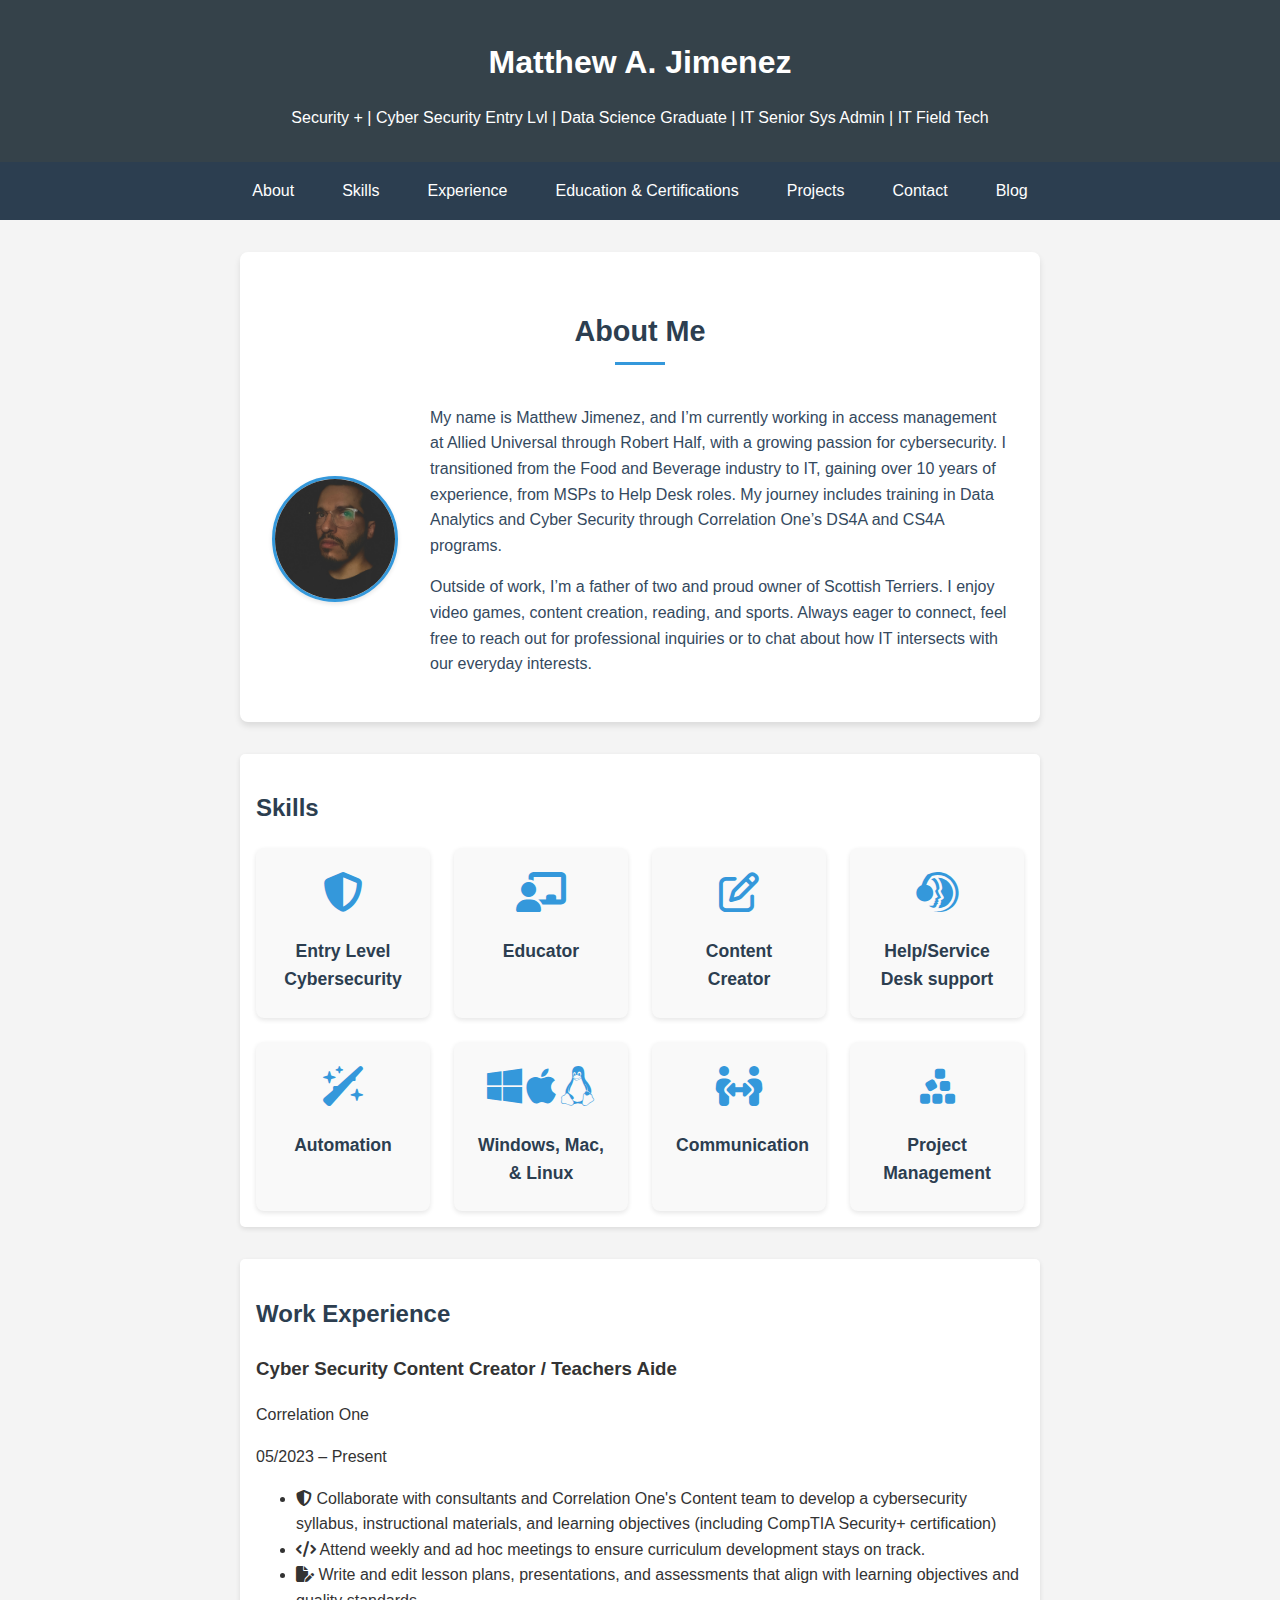
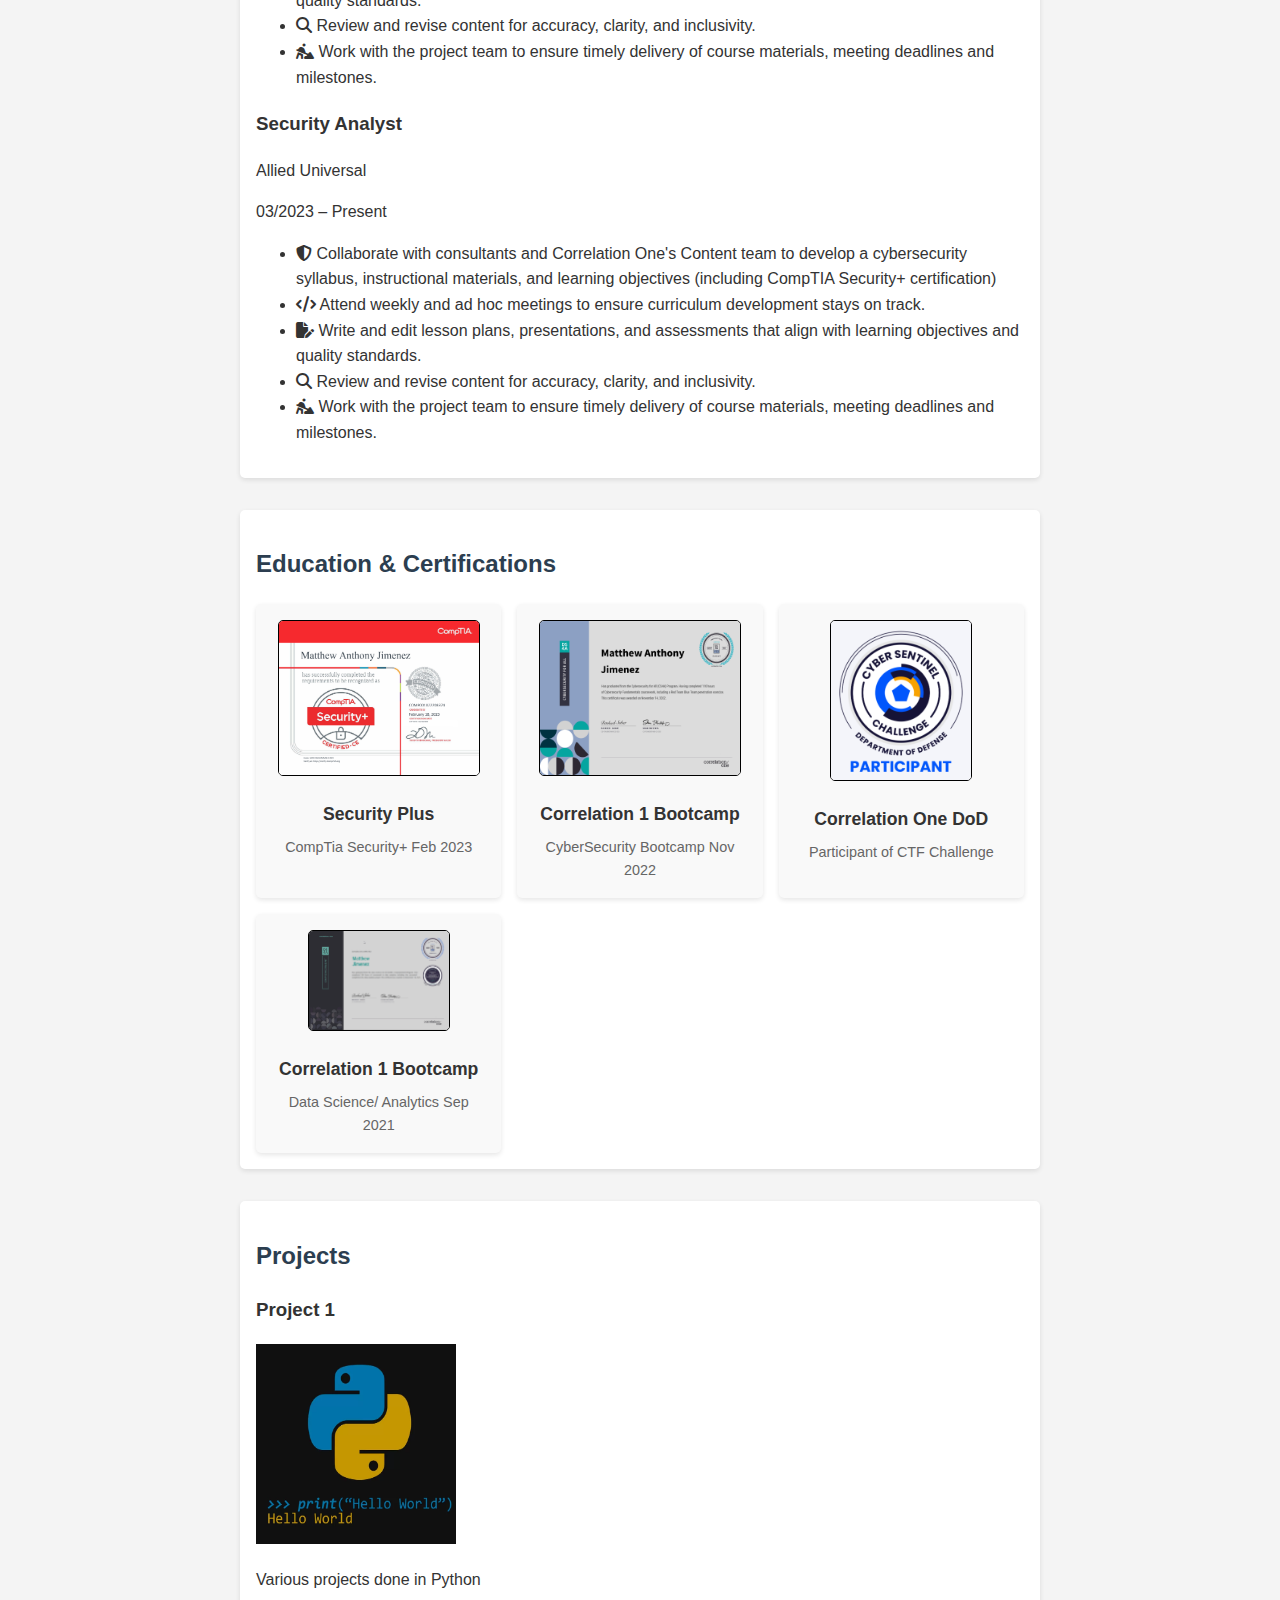
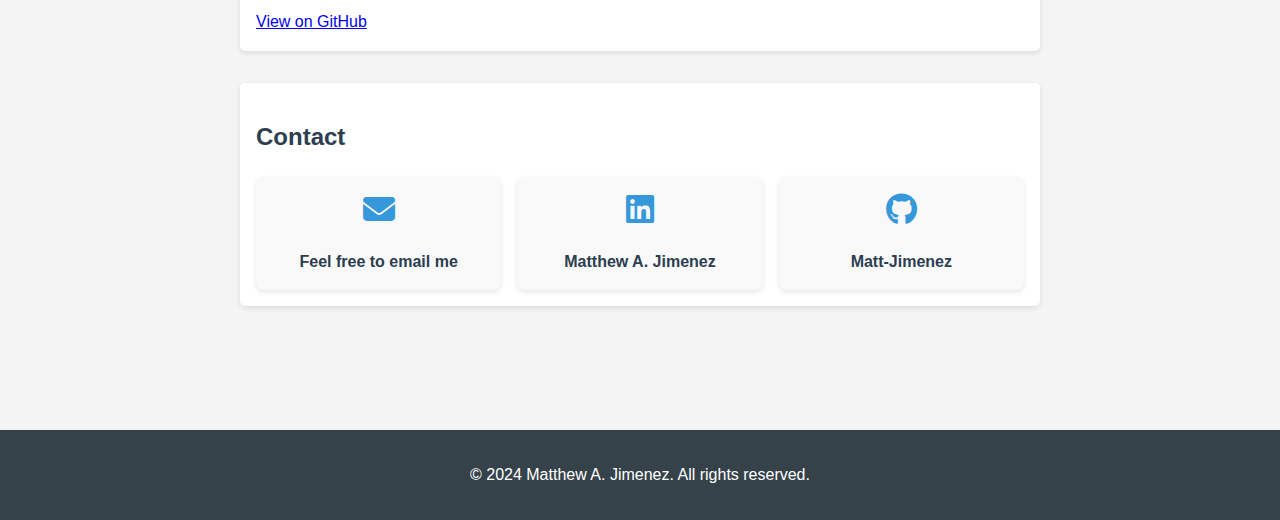
<file: index.html>
<!DOCTYPE html>
<html lang="en">
<head>
    <meta charset="UTF-8">
    <meta name="viewport" content="width=device-width, initial-scale=1.0">
    <title>Matthew Jimenez</title>
    <link rel="stylesheet" href="styles.css">
    <link rel="icon" href="Pictures/" type="image/x-icon">
    <link rel="stylesheet" href="https://cdnjs.cloudflare.com/ajax/libs/font-awesome/6.6.0/css/all.min.css">
</head>
<body>
    <header>
        <h1>Matthew A. Jimenez</h1>
        <p>Security + | Cyber Security Entry Lvl | Data Science Graduate | IT Senior Sys Admin | IT Field Tech</p>
    </header>

    <nav>
        <ul>
            <li><a href="#about">About</a></li>
            <li><a href="#skills">Skills</a></li>
            <li><a href="Experience">Experience</a></li>
            <li><a href="#education">Education & Certifications</a></li>
            <li><a href="#Projects">Projects</a></li>
            <li><a href="#contact">Contact</a></li>
            <li><a href="blog.html">Blog</a></li>
        </ul>
    </nav>

    <main>
        <section id="about">
            <h2>About Me</h2>
            <div class="about-content">
                <img src="Pictures\MJimenezHS.jpg" alt="N/A" class="profile-picture">
                <div class="about-text">
                    <p>My name is Matthew Jimenez, and I’m currently working in access management at Allied Universal through Robert Half, with a growing passion for cybersecurity. I transitioned from the Food and Beverage industry to IT, gaining over 10 years of experience, from MSPs to Help Desk roles. 
                        My journey includes training in Data Analytics and Cyber Security through Correlation One’s DS4A and CS4A programs.</p>

                    <p>Outside of work, I’m a father of two and proud owner of Scottish Terriers. I enjoy video games, content creation, reading, and sports. Always eager to connect, feel free to reach out for professional inquiries or to chat about how IT intersects with our everyday interests.</p>
                </div>
            </div>
        </section>

        <section id="Skills">
            <h2>Skills</h2>
            <div class="skills-grid">
                <div class="skill-item">
                    <i class="fas fa-shield-alt"></i>
                    <h3>Entry Level Cybersecurity</h3>
                </div>
                <div class="skill-item">
                    <i class="fas fa-chalkboard-teacher"></i>
                    <h3>Educator</h3>
                </div>
                <div class="skill-item">
                    <i class="fa-regular fa-pen-to-square"></i>
                    <h3>Content Creator</h3>
                </div>
                <div class="skill-item">
                    <i class="fa-brands fa-teamspeak"></i>
                    <h3>Help/Service Desk support</h3>
                </div>
                <div class="skill-item">
                    <i class="fa-solid fa-wand-sparkles"></i>
                    <h3>Automation</h3>
                </div>
                <div class="skill-item">
                    <i class="fa-brands fa-windows"></i>
                    <i class="fa-brands fa-apple"></i>
                    <i class="fa-brands fa-linux"></i>
                    <h3>Windows, Mac, & Linux</h3>
                </div>
                <div class="skill-item">
                    <i class="fa-solid fa-people-arrows"></i>
                    <h3>Communication</h3>
                </div>
                <div class="skill-item">
                    <i class="fa-solid fa-cubes-stacked"></i>
                    <h3>Project Management</h3>
                </div>
                <!-- Add more skills as needed -->
            </div>
        </section>

        <section id="experience">
            <h2>Work Experience</h2>
            <div class="experience-grid">
                <div class="experience-item">
                    <h3>Cyber Security Content Creator / Teachers Aide</h3>
                    <p class="company">Correlation One</p>
                    <p class="date">05/2023 – Present</p>
                        <ul>
                            <li><i class="fas fa-shield-alt"></i> Collaborate with consultants and Correlation One's Content team to develop a cybersecurity syllabus, instructional materials, and learning objectives (including CompTIA Security+ certification)</li>
                            <li><i class="fas fa-code"></i> Attend weekly and ad hoc meetings to ensure curriculum development stays on track.</li>
                            <li><i class="fa-solid fa-file-pen"></i> Write and edit lesson plans, presentations, and assessments that align with learning objectives and quality standards.</li>
                            <li><i class="fas fa-search"></i> Review and revise content for accuracy, clarity, and inclusivity.</li>
                            <li><i class="fa-solid fa-person-digging"></i> Work with the project team to ensure timely delivery of course materials, meeting deadlines and milestones.</li>
                        </ul>
                        <h3>Security Analyst</h3>
                        <p class="company">Allied Universal</p>
                        <p class="date">03/2023 – Present</p>
                            <ul>
                                <li><i class="fas fa-shield-alt"></i> Collaborate with consultants and Correlation One's Content team to develop a cybersecurity syllabus, instructional materials, and learning objectives (including CompTIA Security+ certification)</li>
                                <li><i class="fas fa-code"></i> Attend weekly and ad hoc meetings to ensure curriculum development stays on track.</li>
                                <li><i class="fa-solid fa-file-pen"></i> Write and edit lesson plans, presentations, and assessments that align with learning objectives and quality standards.</li>
                                <li><i class="fas fa-search"></i> Review and revise content for accuracy, clarity, and inclusivity.</li>
                                <li><i class="fa-solid fa-person-digging"></i> Work with the project team to ensure timely delivery of course materials, meeting deadlines and milestones.</li>
                            </ul>
                </div>
                
            </div>
        </section>

        <section id="Education">
            <h2>Education & Certifications</h2>
            <div class="education-grid">
                <div class="education-item">
                    <img src="Pictures/CompTIA_Security_Certificate.png" width="200" height="200" alt="Python Project">
                    <h3>Security Plus</h3>
                    <p>CompTia Security+ Feb 2023</p>
                </div>
                <div class="education-item">
                    <img src="Pictures/CS4A.png" width="200" height="200" alt="Python Project">
                    <h3>Correlation 1 Bootcamp</h3>
                    <p>CyberSecurity Bootcamp Nov 2022</p>
                </div>
                <div class="education-item">
                    <img src="Pictures/CyberSent_DoD.png" width="140" height="200" alt="Python Project">
                    <h3>Correlation One DoD</h3>
                    <p>Participant of CTF Challenge</p>
                </div>
                <div class="education-item">
                    <img src="Pictures/DS4A.png" width="140" height="200" alt="Python Project">
                    <h3>Correlation 1 Bootcamp</h3>
                    <p>Data Science/ Analytics Sep 2021</p>
                </div>
                
                <!-- Add more education items as needed -->
            </div>
        </section>

        <section id="Projects">
            <h2>Projects</h2>
            <div class="project-grid">
                <div class="project-card">
                  <h3>Project 1</h3>
                  <img src="Pictures/python-project.png" width="200" height="200" alt="Python Project">
                  <p>Various projects done in Python</p>
                  <a href="https://github.com/yourusername/project1" target="_blank">View on GitHub</a>
                </div>

            </section>

        
        <section id="contact">
            <h2>Contact</h2>
            <div class="contact-grid">
                <div class="contact-item">
                    <i class="fas fa-envelope"></i>
                    <p></p>
                    <a href="mailto:jimenez_m88@outlook.com?subject=Hello there!&body=I wanted to reach out because...">Feel free to email me</a>
                </div>
                <div class="contact-item">
                    <i class="fab fa-linkedin"></i>
                    <p></p>
                    <a href="https://www.linkedin.com/in/matthewanthonyjimenez" target="_blank">Matthew A. Jimenez</a>
                </div>
                <div class="contact-item">
                    <i class="fab fa-github"></i>
                    <p></p>
                    <a href="https://github.com/Matt-Jimenez" target="_blank">Matt-Jimenez</a>
                </div>
                
            </div>
        </section>
    </main>

    <footer>
        <p>&copy; 2024 Matthew A. Jimenez. All rights reserved.</p>
    </footer>
</body>
</html>
</file>
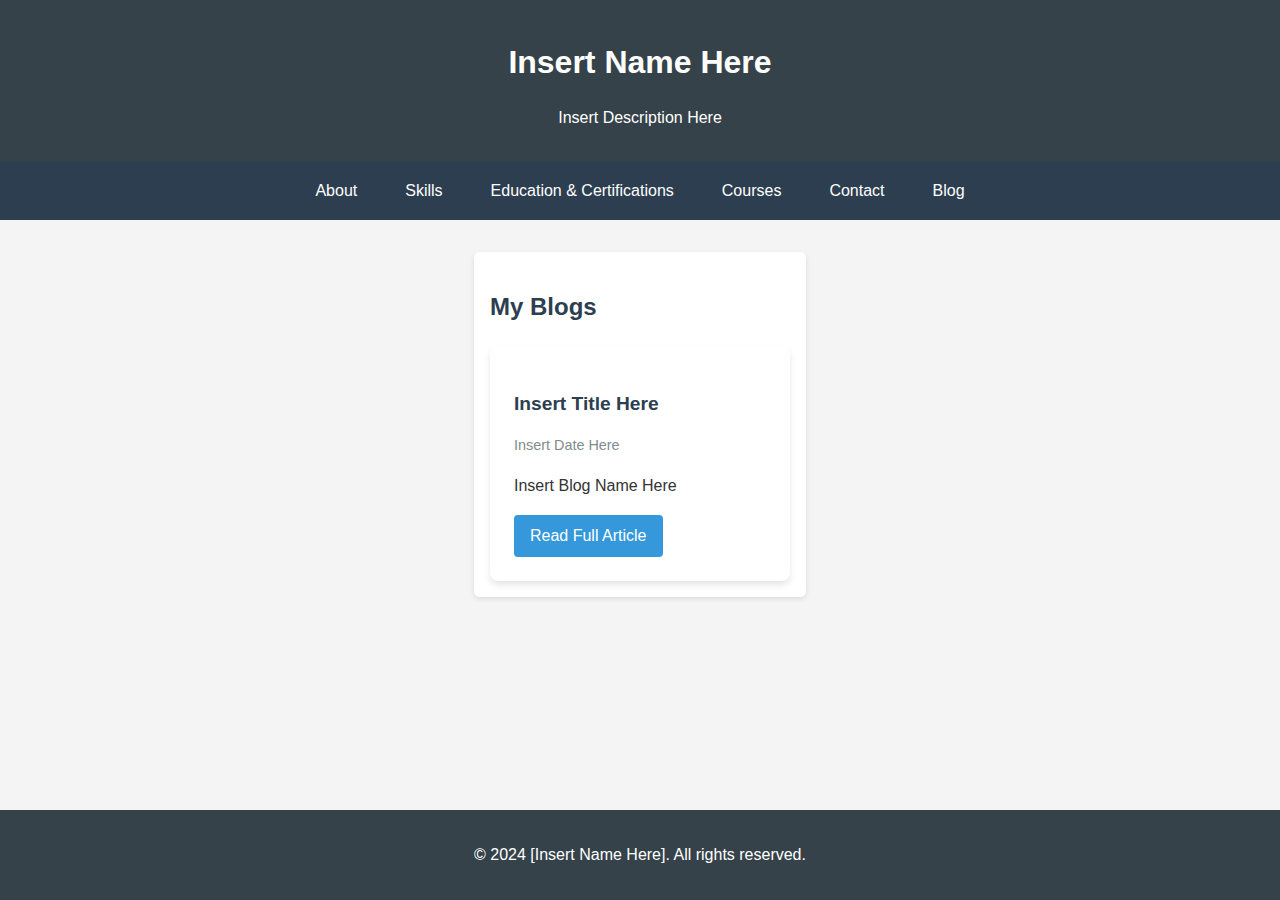
<file: blog.html>
<!DOCTYPE html>
<html lang="en">
<head>
    <meta charset="UTF-8">
    <meta name="viewport" content="width=device-width, initial-scale=1.0">
    <title>Insert Name Here - Blogs</title>
    <link rel="stylesheet" href="styles.css">
    <link rel="icon" href="Pictures/" type="image/x-icon">
</head>
<body>
    <header>
        <h1>Insert Name Here</h1>
        <p>Insert Description Here</p>
    </header>

    <nav>
        <ul>
            <li><a href="index.html#about">About</a></li>
            <li><a href="index.html#skills">Skills</a></li>
            <li><a href="index.html#education">Education & Certifications</a></li>
            <li><a href="index.html#courses">Courses</a></li>
            <li><a href="index.html#contact">Contact</a></li>
            <li><a href="blog.html">Blog</a></li>
        </ul>
    </nav>

    <main>
        <section id="blog">
            <h2>My Blogs</h2>
            <div class="blog-grid">
                <article class="blog-post">
                    <h3>Insert Title Here</h3>
                    <p class="post-meta">Insert Date Here</p>
                    <p>Insert Blog Name Here</p>
                    <a href="" class="read-more external-link" target="_blank">Read Full Article</a>
                </article>
                <!-- Add more articles as needed --> 
            </div>
        </section>
    </main>

    <footer>
        <p>&copy; 2024 [Insert Name Here]. All rights reserved.</p>
    </footer>
</body>
</html>
</file>
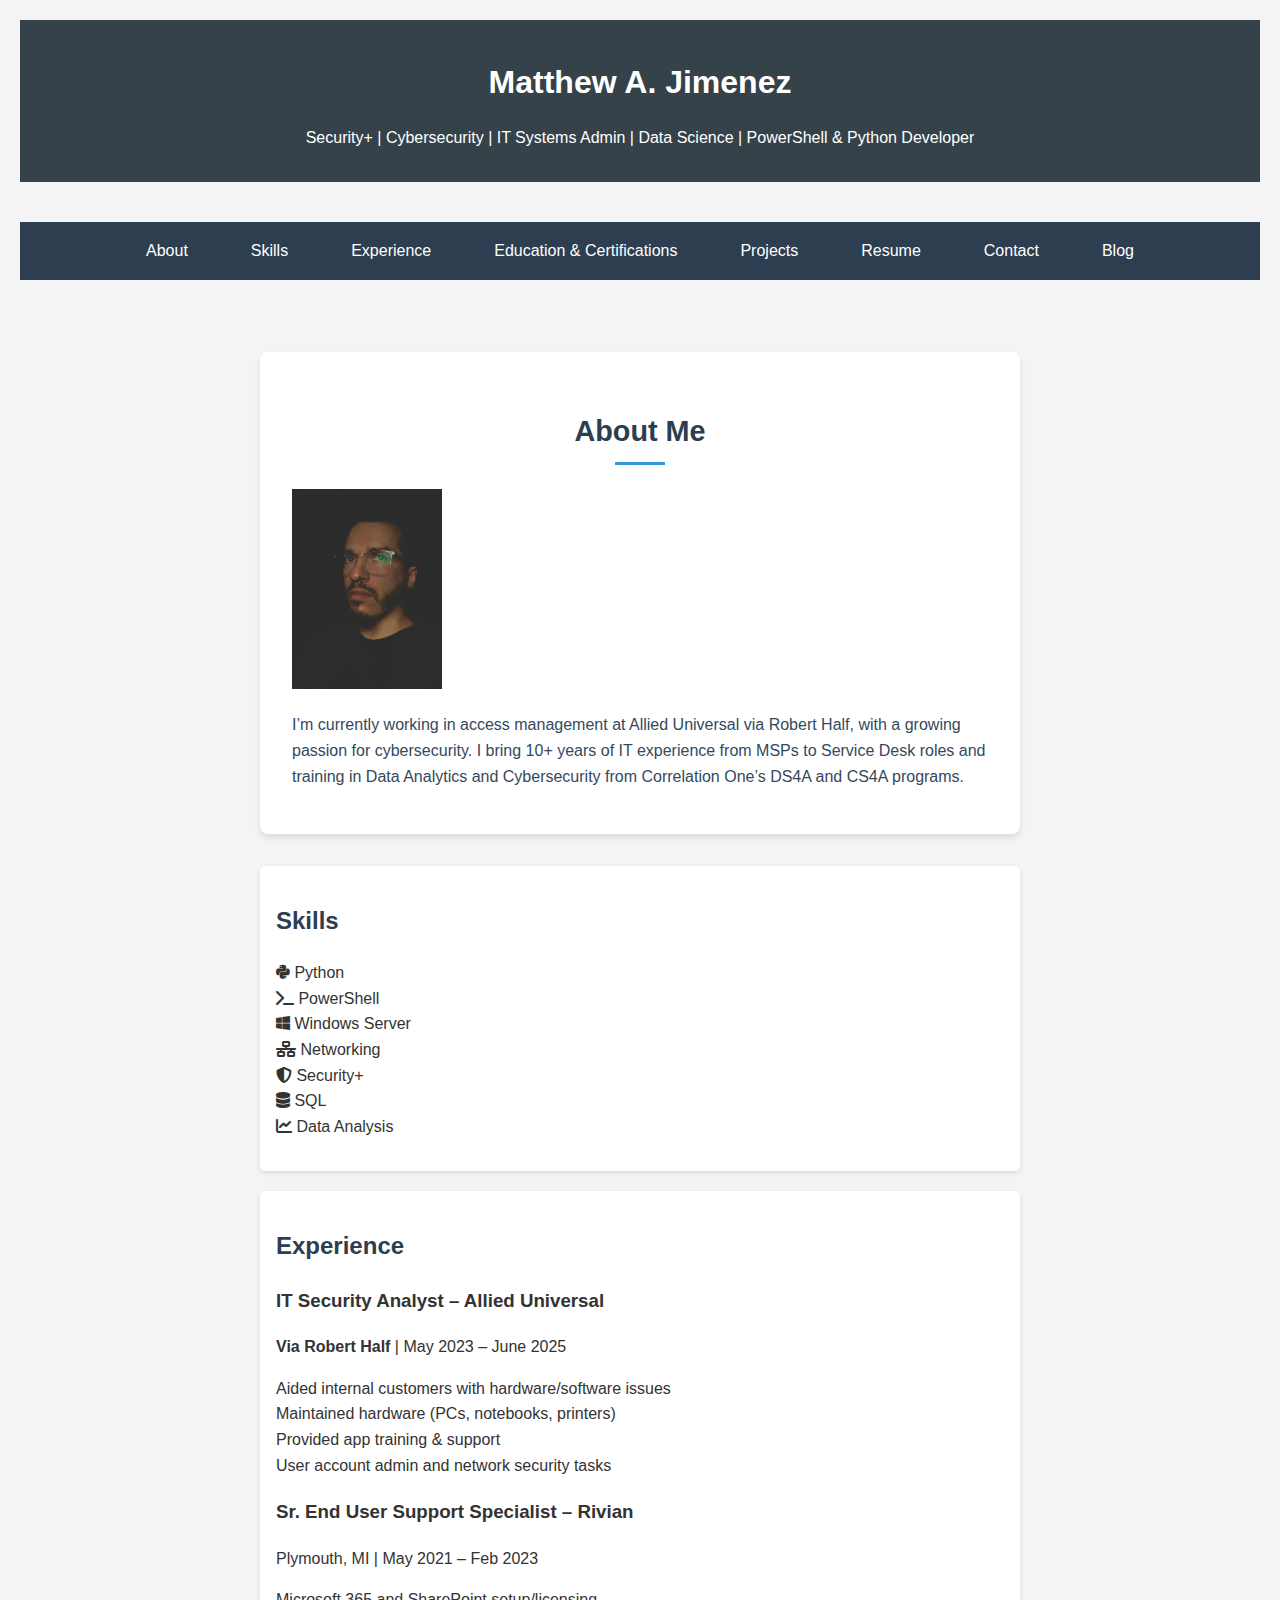
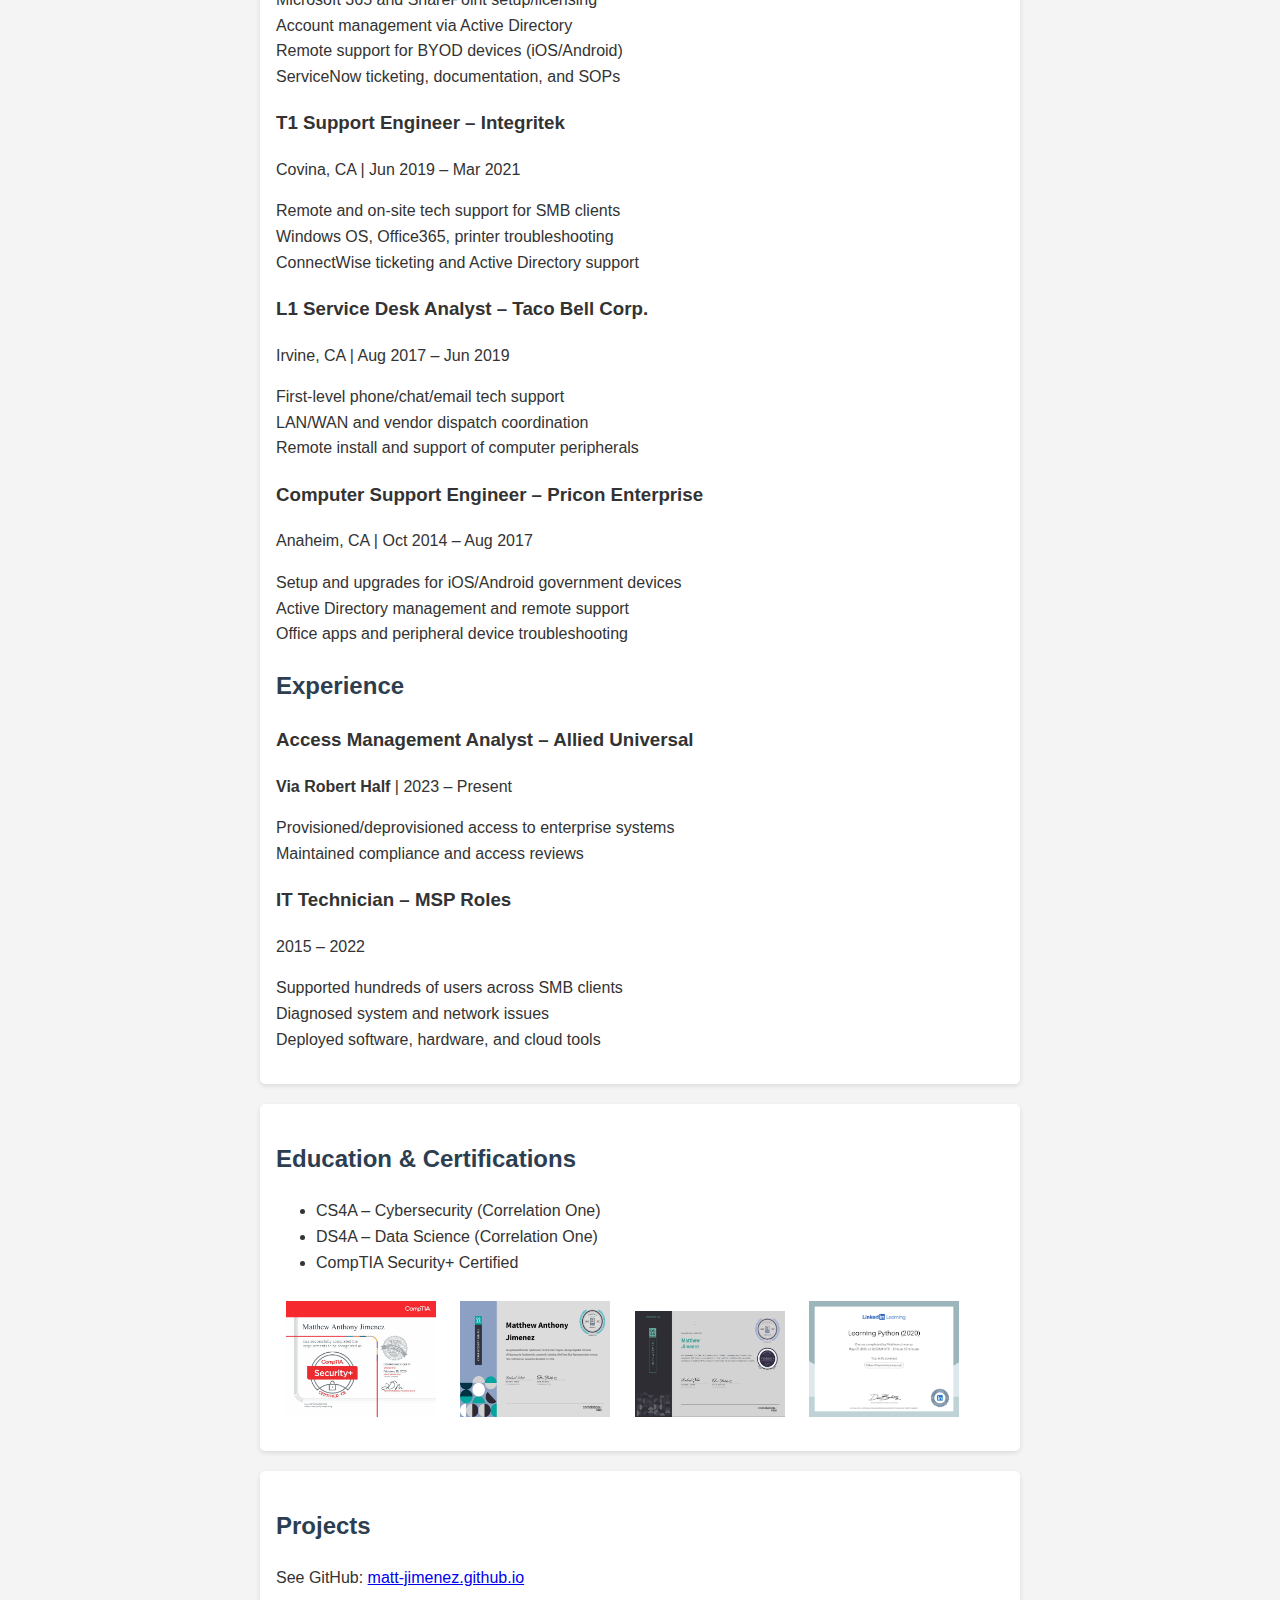
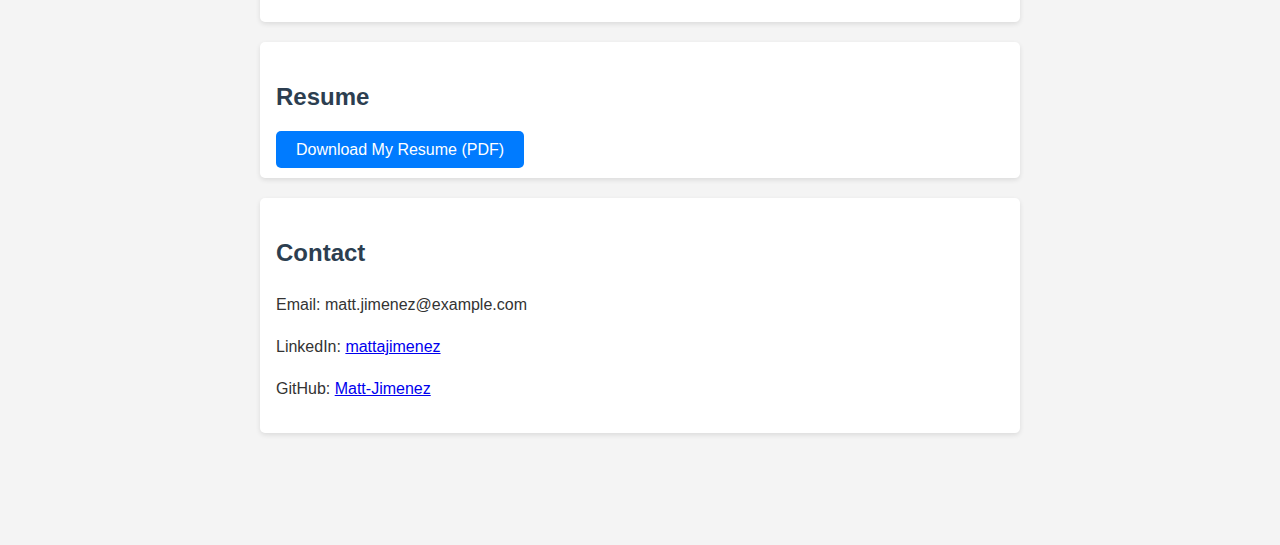
<file: index_resume_integrated.html>
<!DOCTYPE html>
<html lang="en">
<head>
    <meta charset="UTF-8">
    <meta name="viewport" content="width=device-width, initial-scale=1.0">
    <title>Matthew Jimenez | Resume</title>
    <meta name="description" content="Portfolio of Matthew A. Jimenez, showcasing skills in Cybersecurity, IT, and Data Science.">
    <link rel="stylesheet" href="styles.css">
    <link rel="icon" href="Pictures/CS4A.png" type="image/png">
    <link rel="stylesheet" href="https://cdnjs.cloudflare.com/ajax/libs/font-awesome/6.6.0/css/all.min.css">
    <style>
        body { font-family: Arial, sans-serif; scroll-behavior: smooth; }
        header, nav, section { margin: 20px; }
        nav ul { list-style: none; display: flex; gap: 15px; padding: 0; }
        nav ul li a { text-decoration: none; }
        .skills ul, .job ul { list-style: none; padding-left: 0; }
        .cert-gallery img { width: 150px; margin: 10px; }
        .resume-button { padding: 10px 20px; background: #007BFF; color: white; border-radius: 5px; text-decoration: none; }
    </style>
</head>
<body>
    <header>
        <h1>Matthew A. Jimenez</h1>
        <p>Security+ | Cybersecurity | IT Systems Admin | Data Science | PowerShell & Python Developer</p>
    </header>

    <nav>
        <ul>
            <li><a href="#about">About</a></li>
            <li><a href="#skills">Skills</a></li>
            <li><a href="#experience">Experience</a></li>
            <li><a href="#education">Education & Certifications</a></li>
            <li><a href="#projects">Projects</a></li>
            <li><a href="#resume">Resume</a></li>
            <li><a href="#contact">Contact</a></li>
            <li><a href="blog.html">Blog</a></li>
        </ul>
    </nav>

    <main>
        <section id="about">
            <h2>About Me</h2>
            <img src="Pictures/MJimenezHS.jpg" alt="Matthew Jimenez headshot" style="width: 150px;">
            <p>I’m currently working in access management at Allied Universal via Robert Half, with a growing passion for cybersecurity. I bring 10+ years of IT experience from MSPs to Service Desk roles and training in Data Analytics and Cybersecurity from Correlation One’s DS4A and CS4A programs.</p>
        </section>

        <section id="skills" class="skills">
            <h2>Skills</h2>
            <ul>
                <li><i class="fab fa-python"></i> Python</li>
                <li><i class="fas fa-terminal"></i> PowerShell</li>
                <li><i class="fab fa-windows"></i> Windows Server</li>
                <li><i class="fas fa-network-wired"></i> Networking</li>
                <li><i class="fas fa-shield-alt"></i> Security+</li>
                <li><i class="fas fa-database"></i> SQL</li>
                <li><i class="fas fa-chart-line"></i> Data Analysis</li>
            </ul>
        </section>

        <section id="experience">
    <h2>Experience</h2>
    <div class="job">
        <h3>IT Security Analyst – Allied Universal</h3>
        <p><strong>Via Robert Half</strong> | May 2023 – June 2025</p>
        <ul>
            <li>Aided internal customers with hardware/software issues</li>
            <li>Maintained hardware (PCs, notebooks, printers)</li>
            <li>Provided app training & support</li>
            <li>User account admin and network security tasks</li>
        </ul>
    </div>
    <div class="job">
        <h3>Sr. End User Support Specialist – Rivian</h3>
        <p>Plymouth, MI | May 2021 – Feb 2023</p>
        <ul>
            <li>Microsoft 365 and SharePoint setup/licensing</li>
            <li>Account management via Active Directory</li>
            <li>Remote support for BYOD devices (iOS/Android)</li>
            <li>ServiceNow ticketing, documentation, and SOPs</li>
        </ul>
    </div>
    <div class="job">
        <h3>T1 Support Engineer – Integritek</h3>
        <p>Covina, CA | Jun 2019 – Mar 2021</p>
        <ul>
            <li>Remote and on-site tech support for SMB clients</li>
            <li>Windows OS, Office365, printer troubleshooting</li>
            <li>ConnectWise ticketing and Active Directory support</li>
        </ul>
    </div>
    <div class="job">
        <h3>L1 Service Desk Analyst – Taco Bell Corp.</h3>
        <p>Irvine, CA | Aug 2017 – Jun 2019</p>
        <ul>
            <li>First-level phone/chat/email tech support</li>
            <li>LAN/WAN and vendor dispatch coordination</li>
            <li>Remote install and support of computer peripherals</li>
        </ul>
    </div>
    <div class="job">
        <h3>Computer Support Engineer – Pricon Enterprise</h3>
        <p>Anaheim, CA | Oct 2014 – Aug 2017</p>
        <ul>
            <li>Setup and upgrades for iOS/Android government devices</li>
            <li>Active Directory management and remote support</li>
            <li>Office apps and peripheral device troubleshooting</li>
        </ul>
    </div>
            <h2>Experience</h2>
            <div class="job">
                <h3>Access Management Analyst – Allied Universal</h3>
                <p><strong>Via Robert Half</strong> | 2023 – Present</p>
                <ul>
                    <li>Provisioned/deprovisioned access to enterprise systems</li>
                    <li>Maintained compliance and access reviews</li>
                </ul>
            </div>
            <div class="job">
                <h3>IT Technician – MSP Roles</h3>
                <p>2015 – 2022</p>
                <ul>
                    <li>Supported hundreds of users across SMB clients</li>
                    <li>Diagnosed system and network issues</li>
                    <li>Deployed software, hardware, and cloud tools</li>
                </ul>
            </div>
        </section>

        <section id="education">
            <h2>Education & Certifications</h2>
            <ul>
                <li>CS4A – Cybersecurity (Correlation One)</li>
                <li>DS4A – Data Science (Correlation One)</li>
                <li>CompTIA Security+ Certified</li>
            </ul>
            <div class="cert-gallery">
                <img src="Pictures/CompTIA_Security_Certificate.png" alt="Security+">
                <img src="Pictures/CS4A.png" alt="Cyber Security for All">
                <img src="Pictures/DS4A.png" alt="Data Science for All">
                <img src="Pictures/Python-Cert.png" alt="Python Certification">
            </div>
        </section>

        <section id="projects">
            <h2>Projects</h2>
            <p>See GitHub: <a href="https://matt-jimenez.github.io" target="_blank">matt-jimenez.github.io</a></p>
        </section>

        <section id="resume">
            <h2>Resume</h2>
            <a href="resume.pdf" download class="resume-button">Download My Resume (PDF)</a>
        </section>

        <section id="contact">
            <h2>Contact</h2>
            <p>Email: matt.jimenez@example.com</p>
            <p>LinkedIn: <a href="https://linkedin.com/in/mattajimenez">mattajimenez</a></p>
            <p>GitHub: <a href="https://github.com/Matt-Jimenez">Matt-Jimenez</a></p>
        </section>
    </main>
</body>
</html>
</file>
<file: styles.css>
body {
    font-family: Arial, sans-serif;
    line-height: 1.6;
    margin: 0;
    padding: 0;
    background-color: #f4f4f4;
    color: #333;
    display: flex;
    flex-direction: column;
    min-height: 100vh;
}

header {
    background-color: #35424a;
    color: #ffffff;
    text-align: center;
    padding: 1rem;
}

header h1 {
    margin-bottom: 0.5rem;
}

nav {
    background-color: #2c3e50;
    padding: 0.5rem;
}

nav ul {
    list-style-type: none;
    padding: 0;
    margin: 0;
    display: flex;
    flex-wrap: wrap;
    justify-content: center;
}

nav ul li {
    margin: 0.5rem;
}

nav ul li a {
    color: #ffffff;
    text-decoration: none;
    padding: 0.5rem 1rem;
    border-radius: 4px;
    transition: background-color 0.3s ease;
}

nav ul li a:hover {
    background-color: #34495e;
}

@media (max-width: 768px) {
    nav ul {
        flex-direction: column;
        align-items: center;
    }

    nav ul li {
        margin: 0.25rem 0;
        width: 100%;
        text-align: center;
    }

    nav ul li a {
        display: block;
        padding: 0.75rem 1rem;
    }
}

main {
    max-width: 800px;
    margin: 2rem auto;
    padding: 0 1rem;
    flex: 1;
    padding-bottom: 60px; /* Adjust this value based on your footer height */
}

section {
    background-color: #ffffff;
    margin-bottom: 2rem;
    padding: 1rem;
    border-radius: 5px;
    box-shadow: 0 2px 5px rgba(0, 0, 0, 0.1);
}

h2 {
    color: #2c3e50;
}

.project {
    margin-bottom: 1rem;
}

footer {
    background-color: #35424a;
    color: #ffffff;
    text-align: center;
    padding: 1rem;
    /* Remove these lines:
    position: fixed;
    bottom: 0;
    width: 100%;
    */
}

.education-grid {
    display: grid;
    grid-template-columns: repeat(auto-fit, minmax(200px, 1fr));
    gap: 1rem;
}

.education-item {
    background-color: #f9f9f9;
    border-radius: 5px;
    padding: 1rem;
    text-align: center;
    box-shadow: 0 2px 5px rgba(0, 0, 0, 0.1);
}

.education-item img {
    max-width: 100%;
    height: auto;
    border-radius: 5px;
    margin-bottom: 0.5rem;
    border: 1px solid black; /* Add this line */
}

.education-item h3 {
    margin: 0.5rem 0;
    font-size: 1.1rem;
}

.education-item p {
    margin: 0;
    font-size: 0.9rem;
    color: #666;
}

.blog-grid {
    display: grid;
    grid-template-columns: repeat(auto-fit, minmax(300px, 1fr));
    gap: 2rem;
}

.blog-post {
    background-color: #ffffff;
    border-radius: 8px;
    box-shadow: 0 4px 6px rgba(0, 0, 0, 0.1);
    padding: 1.5rem;
    transition: transform 0.3s ease-in-out;
}

.blog-post:hover {
    transform: translateY(-5px);
}

.blog-post h3 {
    color: #2c3e50;
    font-size: 1.2rem;
    margin-bottom: 0.5rem;
}

.post-meta {
    color: #7f8c8d;
    font-size: 0.9rem;
    margin-bottom: 1rem;
}

.blog-post p {
    margin-bottom: 1rem;
}

.read-more {
    display: inline-block;
    background-color: #3498db;
    color: #ffffff;
    padding: 0.5rem 1rem;
    border-radius: 4px;
    text-decoration: none;
    transition: background-color 0.3s ease-in-out;
}

.read-more:hover {
    background-color: #2980b9;
}

.course-grid {
    display: grid;
    grid-template-columns: repeat(auto-fit, minmax(250px, 1fr));
    gap: 2rem;
    margin-top: 1rem;
}

.course-item {
    background-color: #ffffff;
    border-radius: 8px;
    box-shadow: 0 4px 6px rgba(0, 0, 0, 0.1);
    padding: 1.5rem;
    text-align: center;
    transition: transform 0.3s ease-in-out;
}

.course-item:hover {
    transform: translateY(-5px);
}

.course-item img {
    max-width: 100%;
    height: auto;
    border-radius: 5px;
    margin-bottom: 1rem;
}

.course-item h3 {
    color: #2c3e50;
    font-size: 1.2rem;
    margin-bottom: 0.5rem;
}

.course-item p {
    margin-bottom: 1rem;
    color: #7f8c8d;
}

.course-link {
    display: inline-block;
    background-color: #3498db;
    color: #ffffff;
    padding: 0.5rem 1rem;
    border-radius: 4px;
    text-decoration: none;
    transition: background-color 0.3s ease-in-out;
}

.course-link:hover {
    background-color: #2980b9;
}

.contact-grid {
    display: grid;
    grid-template-columns: repeat(auto-fit, minmax(200px, 1fr));
    gap: 1rem;
    margin-top: 1rem;
}

.contact-item {
    background-color: #f9f9f9;
    border-radius: 8px;
    padding: 1rem;
    text-align: center;
    box-shadow: 0 2px 5px rgba(0, 0, 0, 0.1);
    transition: transform 0.3s ease-in-out;
}

.contact-item:hover {
    transform: translateY(-5px);
}

.contact-item i {
    font-size: 2rem;
    color: #3498db;
    margin-bottom: 0.5rem;
}

.contact-item a {
    color: #2c3e50;
    text-decoration: none;
    font-weight: bold;
    transition: color 0.3s ease-in-out;
}

.contact-item a:hover {
    color: #3498db;
}

.course-grid {
    display: grid;
    grid-template-columns: repeat(auto-fit, minmax(250px, 1fr));
    gap: 2rem;
    margin-top: 1rem;
}

.course-item {
    background-color: #ffffff;
    border-radius: 8px;
    box-shadow: 0 4px 6px rgba(0, 0, 0, 0.1);
    padding: 1.5rem;
    text-align: center;
    transition: transform 0.3s ease-in-out;
}

.course-item:hover {
    transform: translateY(-5px);
}

.course-item img {
    max-width: 100%;
    height: auto;
    border-radius: 5px;
    margin-bottom: 1rem;
}

.course-item h3 {
    color: #2c3e50;
    font-size: 1.2rem;
    margin-bottom: 0.5rem;
}

.course-item p {
    margin-bottom: 1rem;
    color: #7f8c8d;
}

.course-link {
    display: inline-block;
    background-color: #3498db;
    color: #ffffff;
    padding: 0.5rem 1rem;
    border-radius: 4px;
    text-decoration: none;
    transition: background-color 0.3s ease-in-out;
}

.course-link:hover {
    background-color: #2980b9;
}

.skills-grid {
    display: grid;
    grid-template-columns: repeat(auto-fit, minmax(150px, 1fr));
    gap: 1.5rem;
    margin-top: 1rem;
}

.skill-item {
    background-color: #f9f9f9;
    border-radius: 8px;
    padding: 1.5rem;
    text-align: center;
    box-shadow: 0 2px 5px rgba(0, 0, 0, 0.1);
    transition: transform 0.3s ease-in-out;
}

.skill-item:hover {
    transform: translateY(-5px);
}

.skill-item i {
    font-size: 2.5rem;
    color: #3498db;
    margin-bottom: 0.5rem;
}

.skill-item h3 {
    color: #2c3e50;
    font-size: 1.1rem;
    margin-bottom: 0;
}

#about {
    background-color: #ffffff;
    border-radius: 8px;
    box-shadow: 0 4px 6px rgba(0, 0, 0, 0.1);
    padding: 2rem;
    margin-bottom: 2rem;
}

.about-content {
    display: flex;
    align-items: center;
    gap: 2rem;
}

.profile-picture {
    width: 120px;  /* or 100px for an even smaller image */
    height: 120px; /* or 100px for an even smaller image */
    border-radius: 50%;
    object-fit: cover;
    box-shadow: 0 2px 4px rgba(0, 0, 0, 0.1);
    border: 3px solid #3498db; /* Reduced border width */
}

.about-text {
    flex: 1;
}

#about h2 {
    color: #2c3e50;
    font-size: 1.8rem; /* Slightly reduced */
    margin-bottom: 1.5rem;
    text-align: center;
    position: relative;
}

#about h2::after {
    content: '';
    display: block;
    width: 50px;
    height: 3px;
    background-color: #3498db;
    margin: 0.5rem auto 0;
}

#about p {
    color: #34495e;
    line-height: 1.6;
    margin-bottom: 0.8rem;
}

@media (max-width: 768px) {
    .about-content {
        flex-direction: column;
        text-align: center;
    }

    .profile-picture {
        margin-bottom: 1.5rem;
    }
}
.radio-group {
    display: flex;
    flex-direction: column;
    gap: 10px;
}

.radio-group label {
    display: flex;
    align-items: center;
    cursor: pointer;
}

.radio-group input[type="radio"] {
    margin-right: 10px;
}

button {
    margin-top: 20px;
    padding: 10px 20px;
    background-color: #007bff;
    color: #fff;
    border: none;
    border-radius: 5px;
    cursor: pointer;
}

button:hover {
    background-color: #0056b3;
}




/* A commment */
</file>
